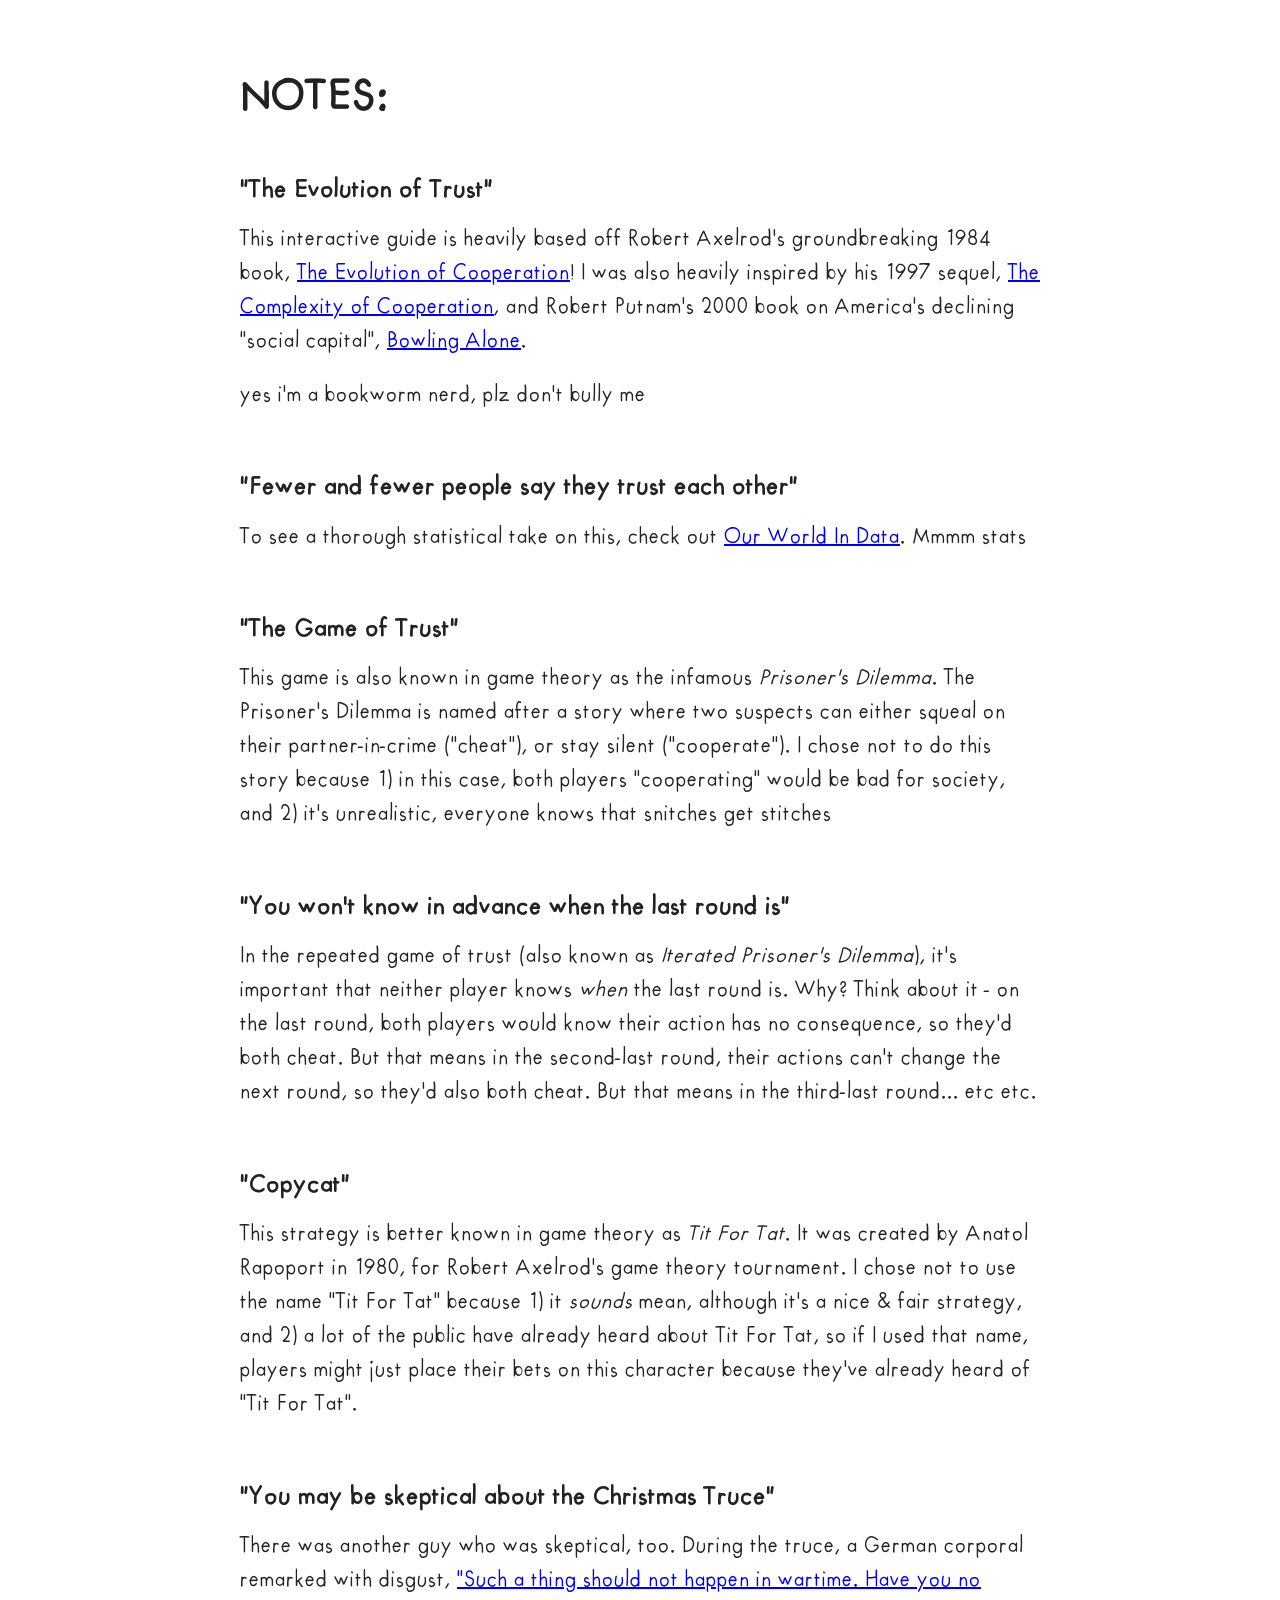
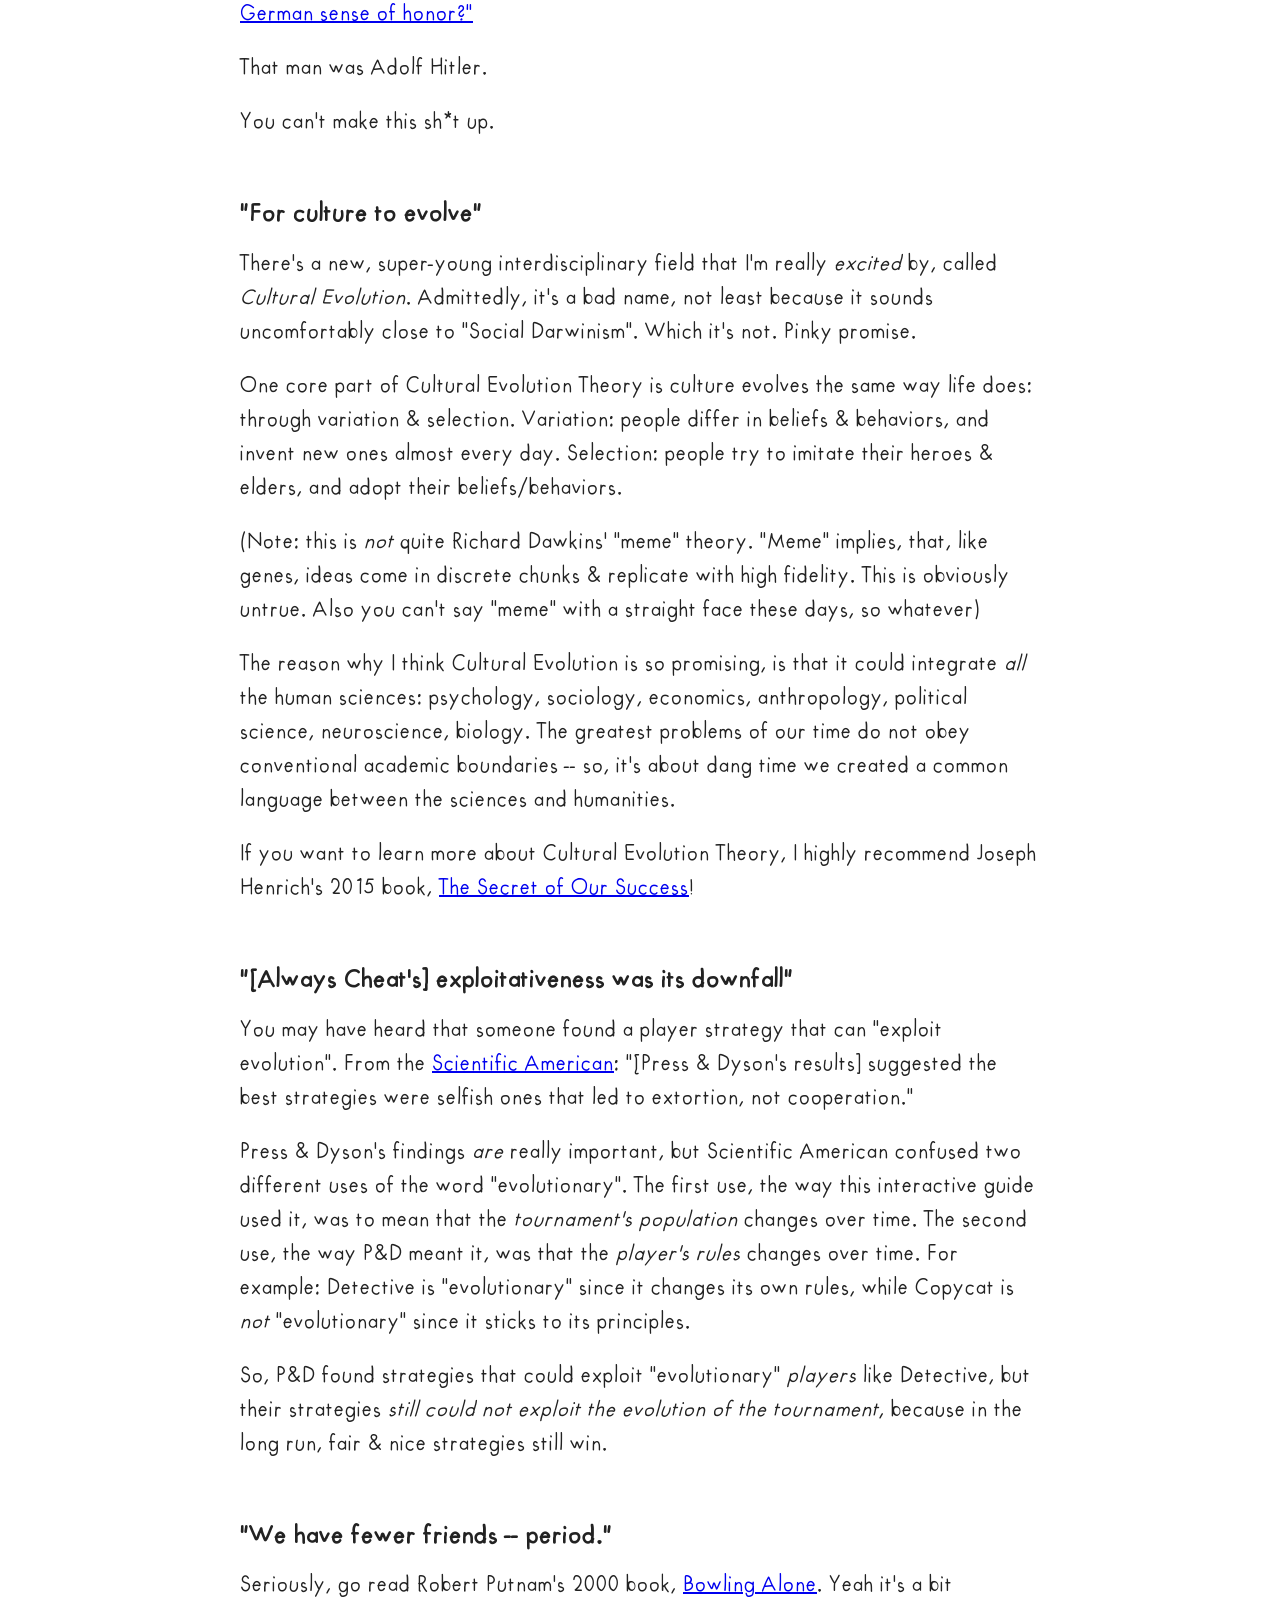
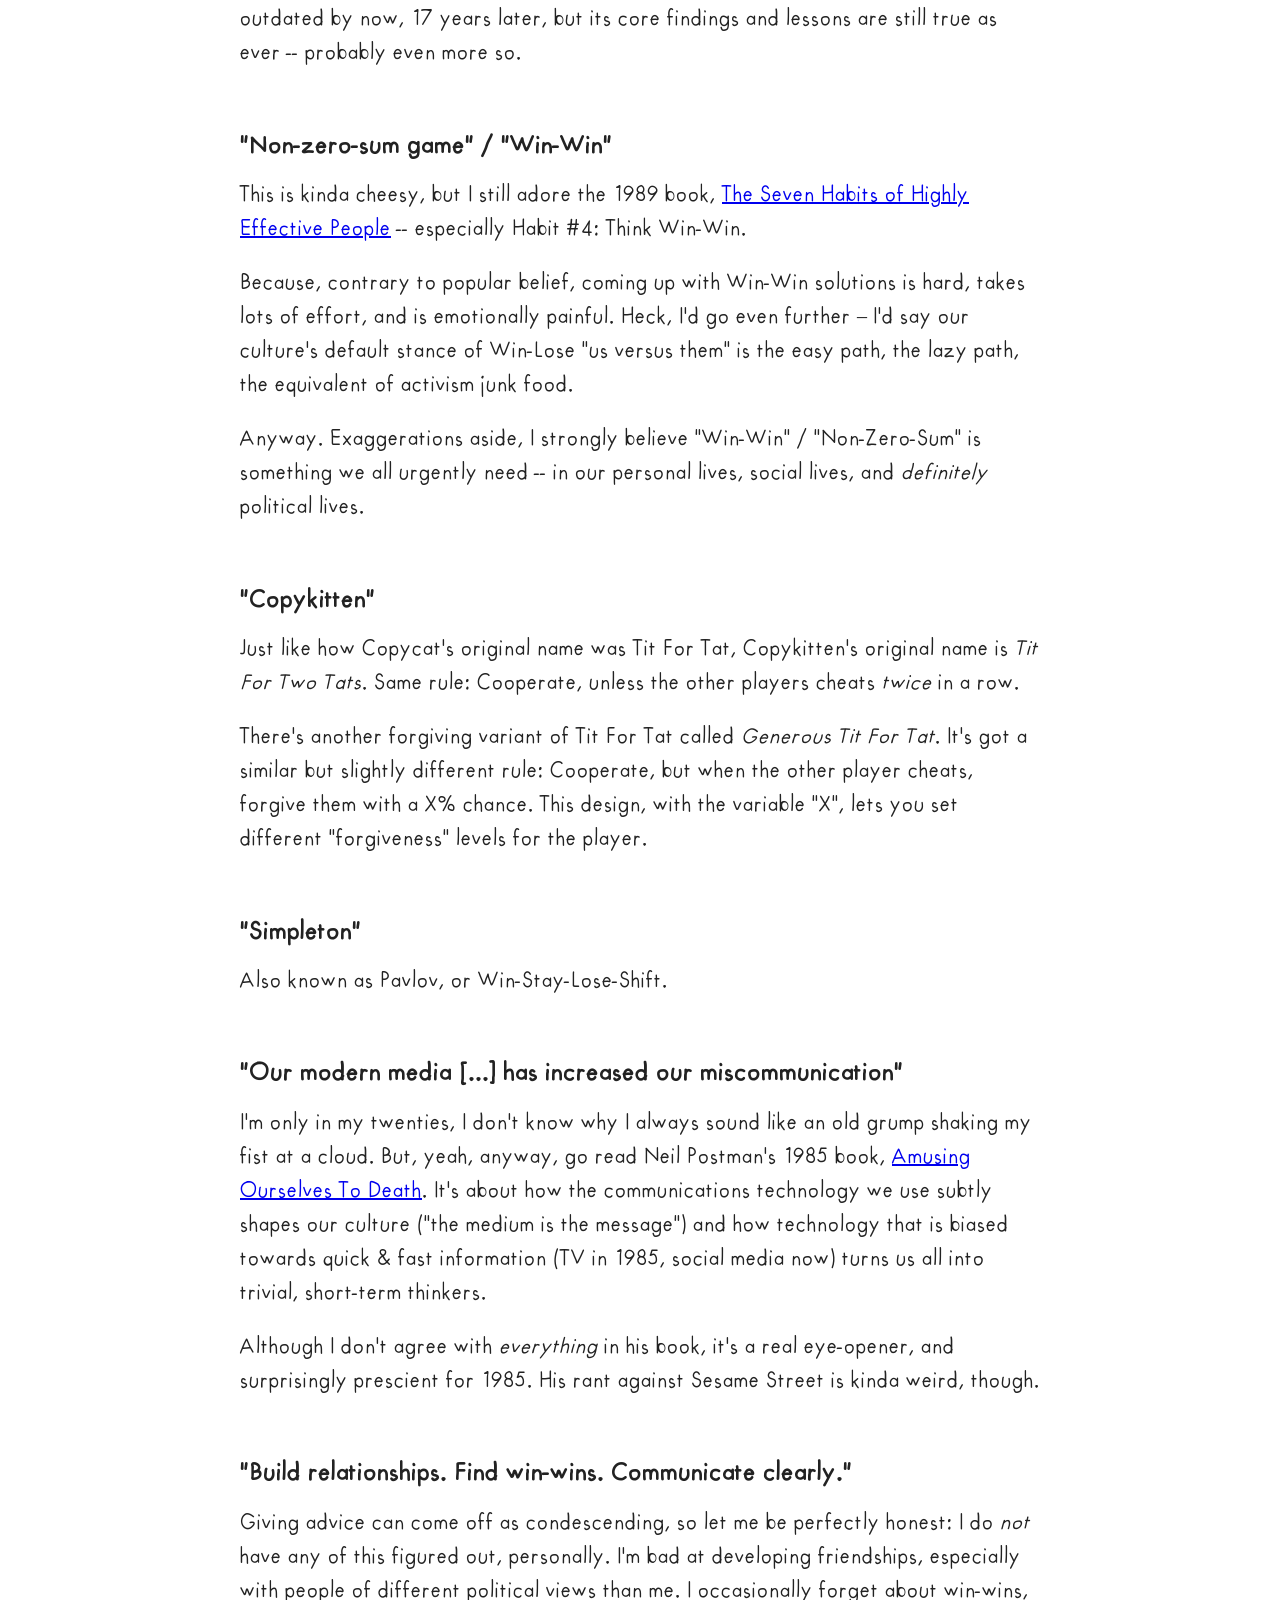
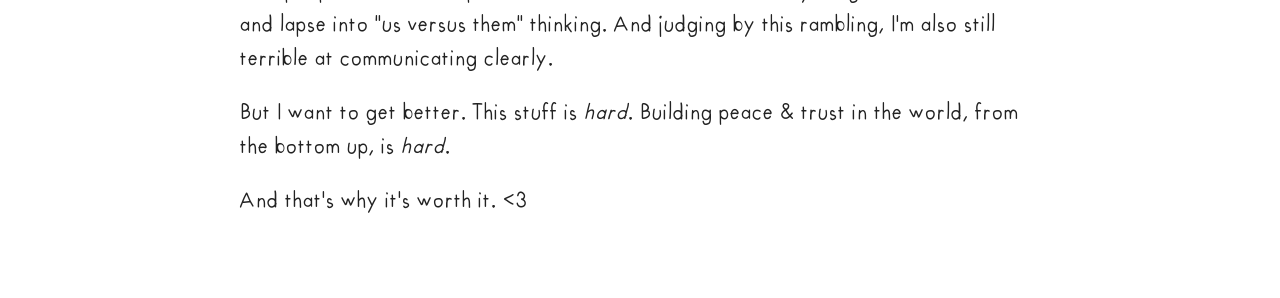
<file: notes/index.html>
<!--

THIS FILE HAS ABOUT 1,100 WORDS TO TRANSLATE

These are just the footnotes though.
So, it's optional to translate these!

-->

<!DOCTYPE html>
<html>

<head>

	<!-- TRANSLATE: "title" -->
	<meta charset="utf-8">
	<title>The Evolution of Trust: Feetnotes</title>
	<link rel="icon" type="image/png" href="favicon.png">
	<link rel="stylesheet" href="notes.css">

</head>

<body>
<div id="notes">

<h1>NOTES:</h1>

<h3>"The Evolution of Trust"</h3>

<p>This interactive guide is heavily based off Robert Axelrod's groundbreaking 1984 book, <a href="https://www.amazon.com/Evolution-Cooperation-Revised-Robert-Axelrod/dp/0465005640">The Evolution of Cooperation</a>! I was also heavily inspired by his 1997 sequel, <a href="http://press.princeton.edu/titles/6144.html">The Complexity of Cooperation</a>, and Robert Putnam's 2000 book on America's declining "social capital", <a href="http://bowlingalone.com/">Bowling Alone</a>.</p>

<p>yes i'm a bookworm nerd, plz don't bully me</p>

<h3>"Fewer and fewer people say they trust each other"</h3>

<p>To see a thorough statistical take on this, check out <a href="https://ourworldindata.org/trust">Our World In Data</a>. Mmmm stats</p>

<h3>"The Game of Trust"</h3>

<p>This game is also known in game theory as the infamous <em>Prisoner's Dilemma</em>. The Prisoner's Dilemma is named after a story where two suspects can either squeal on their partner-in-crime ("cheat"), or stay silent ("cooperate"). I chose not to do this story because 1) in this case, both players "cooperating" would be bad for society, and 2) it's unrealistic, everyone knows that snitches get stitches</p>

<h3>"You won't know in advance when the last round is"</h3>

<p>In the repeated game of trust (also known as <em>Iterated Prisoner's Dilemma</em>), it's important that neither player knows <em>when</em> the last round is. Why? Think about it - on the last round, both players would know their action has no consequence, so they'd both cheat. But that means in the second-last round, their actions can't change the next round, so they'd also both cheat. But that means in the third-last round... etc etc.</p>

<h3>"Copycat"</h3>

<p>This strategy is better known in game theory as <em>Tit For Tat</em>. It was created by Anatol Rapoport in 1980, for Robert Axelrod's game theory tournament. I chose not to use the name "Tit For Tat" because 1) it <em>sounds</em> mean, although it's a nice &amp; fair strategy, and 2) a lot of the public have already heard about Tit For Tat, so if I used that name, players might just place their bets on this character because they've already heard of "Tit For Tat".</p>

<h3>"You may be skeptical about the Christmas Truce"</h3>

<p>There was another guy who was skeptical, too. During the truce, a German corporal remarked with disgust, <a href="http://time.com/3643889/christmas-truce-1914/">"Such a thing should not happen in wartime. Have you no German sense of honor?"</a></p>

<p>That man was Adolf Hitler.</p>

<p>You can't make this sh*t up.</p>

<h3>"For culture to evolve"</h3>

<p>There's a new, super-young interdisciplinary field that I'm really <em>excited</em> by, called <em>Cultural Evolution</em>. Admittedly, it's a bad name, not least because it sounds uncomfortably close to "Social Darwinism". Which it's not. Pinky promise.</p>

<p>One core part of Cultural Evolution Theory is culture evolves the same way life does: through variation &amp; selection. Variation: people differ in beliefs &amp; behaviors, and invent new ones almost every day. Selection: people try to imitate their heroes &amp; elders, and adopt their beliefs/behaviors.</p>

<p>(Note: this is <em>not</em> quite Richard Dawkins' "meme" theory. "Meme" implies, that, like genes, ideas come in discrete chunks &amp; replicate with high fidelity. This is obviously untrue. Also you can't say "meme" with a straight face these days, so whatever)</p>

<p>The reason why I think Cultural Evolution is so promising, is that it could integrate <em>all</em> the human sciences: psychology, sociology, economics, anthropology, political science, neuroscience, biology. The greatest problems of our time do not obey conventional academic boundaries -- so, it's about dang time we created a common language between the sciences and humanities.</p>

<p>If you want to learn more about Cultural Evolution Theory, I highly recommend Joseph Henrich's 2015 book, <a href="http://press.princeton.edu/titles/10543.html">The Secret of Our Success</a>!</p>

<h3>"[Always Cheat's] exploitativeness was its downfall"</h3>

<p>You may have heard that someone found a player strategy that can "exploit evolution". From the <a href="https://www.scientificamerican.com/article/game-theory-calls-cooperation-into-question1/">Scientific American</a>: "[Press &amp; Dyson's results] suggested the best strategies were selfish ones that led to extortion, not cooperation."</p>

<p>Press &amp; Dyson's findings <em>are</em> really important, but Scientific American confused two different uses of the word "evolutionary". The first use, the way this interactive guide used it, was to mean that the <em>tournament's population</em> changes over time. The second use, the way P&amp;D meant it, was that the <em>player's rules</em> changes over time. For example: Detective is "evolutionary" since it changes its own rules, while Copycat is <em>not</em> "evolutionary" since it sticks to its principles.</p>

<p>So, P&amp;D found strategies that could exploit "evolutionary" <em>players</em> like Detective, but their strategies <em>still could not exploit the evolution of the tournament</em>, because in the long run, fair &amp; nice strategies still win. </p>

<h3>"We have fewer friends -- period."</h3>

<p>Seriously, go read Robert Putnam's 2000 book, <a href="http://bowlingalone.com/">Bowling Alone</a>. Yeah it's a bit outdated by now, 17 years later, but its core findings and lessons are still true as ever -- probably even more so.</p>

<h3>"Non-zero-sum game" / "Win-Win"</h3>

<p>This is kinda cheesy, but I still adore the 1989 book, <a href="https://www.amazon.com/Habits-Highly-Effective-People-Powerful/dp/0743269519">The Seven Habits of Highly Effective People</a> -- especially Habit #4: Think Win-Win.</p>

<p>Because, contrary to popular belief, coming up with Win-Win solutions is hard, takes lots of effort, and is emotionally painful. Heck, I'd go even further – I'd say our culture's default stance of Win-Lose "us versus them" is the easy path, the lazy path, the equivalent of activism junk food.</p>

<p>Anyway. Exaggerations aside, I strongly believe "Win-Win" / "Non-Zero-Sum" is something we all urgently need -- in our personal lives, social lives, and <em>definitely</em> political lives.</p>

<h3>"Copykitten"</h3>

<p>Just like how Copycat's original name was Tit For Tat, Copykitten's original name is <em>Tit For Two Tats</em>. Same rule: Cooperate, unless the other players cheats <em>twice</em> in a row.</p>

<p>There's another forgiving variant of Tit For Tat called <em>Generous Tit For Tat</em>. It's got a similar but slightly different rule: Cooperate, but when the other player cheats, forgive them with a X% chance. This design, with the variable "X", lets you set different "forgiveness" levels for the player.</p>

<h3>"Simpleton"</h3>

<p>Also known as Pavlov, or Win-Stay-Lose-Shift.</p>

<h3>"Our modern media [...] has increased our miscommunication"</h3>

<p>I'm only in my twenties, I don't know why I always sound like an old grump shaking my fist at a cloud. But, yeah, anyway, go read Neil Postman's 1985 book, <a href="https://www.amazon.com/Amusing-Ourselves-Death-Discourse-Business/dp/014303653X">Amusing Ourselves To Death</a>. It's about how the communications technology we use subtly shapes our culture ("the medium is the message") and how technology that is biased towards quick &amp; fast information (TV in 1985, social media now) turns us all into trivial, short-term thinkers.</p>

<p>Although I don't agree with <em>everything</em> in his book, it's a real eye-opener, and surprisingly prescient for 1985. His rant against Sesame Street is kinda weird, though.</p>

<h3>"Build relationships. Find win-wins. Communicate clearly."</h3>

<p>Giving advice can come off as condescending, so let me be perfectly honest: I do <em>not</em> have any of this figured out, personally. I'm bad at developing friendships, especially with people of different political views than me. I occasionally forget about win-wins, and lapse into "us versus them" thinking. And judging by this rambling, I'm also still terrible at communicating clearly.</p>

<p>But I want to get better. This stuff is <em>hard</em>. Building peace &amp; trust in the world, from the bottom up, is <em>hard</em>.</p>

<p>And that's why it's worth it. &lt;3</p>


</div>
</body>

</html>
</file>
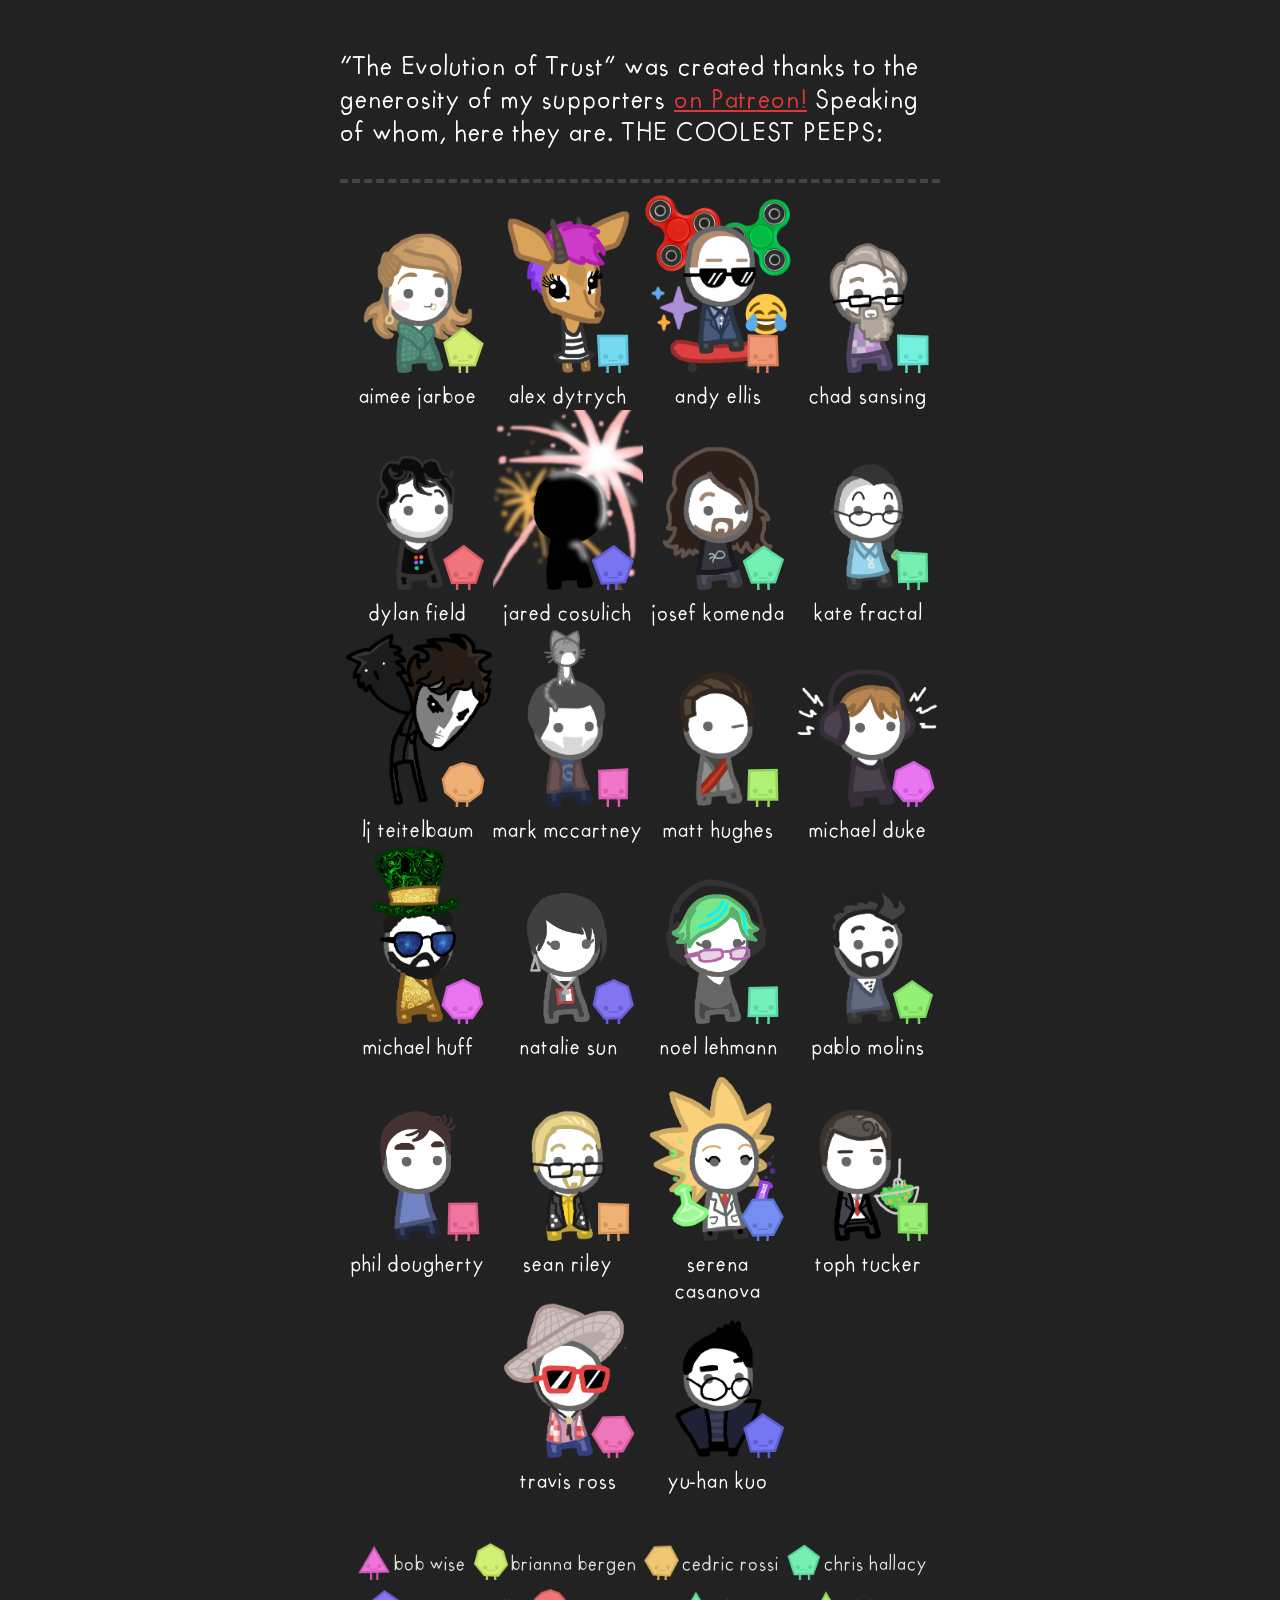
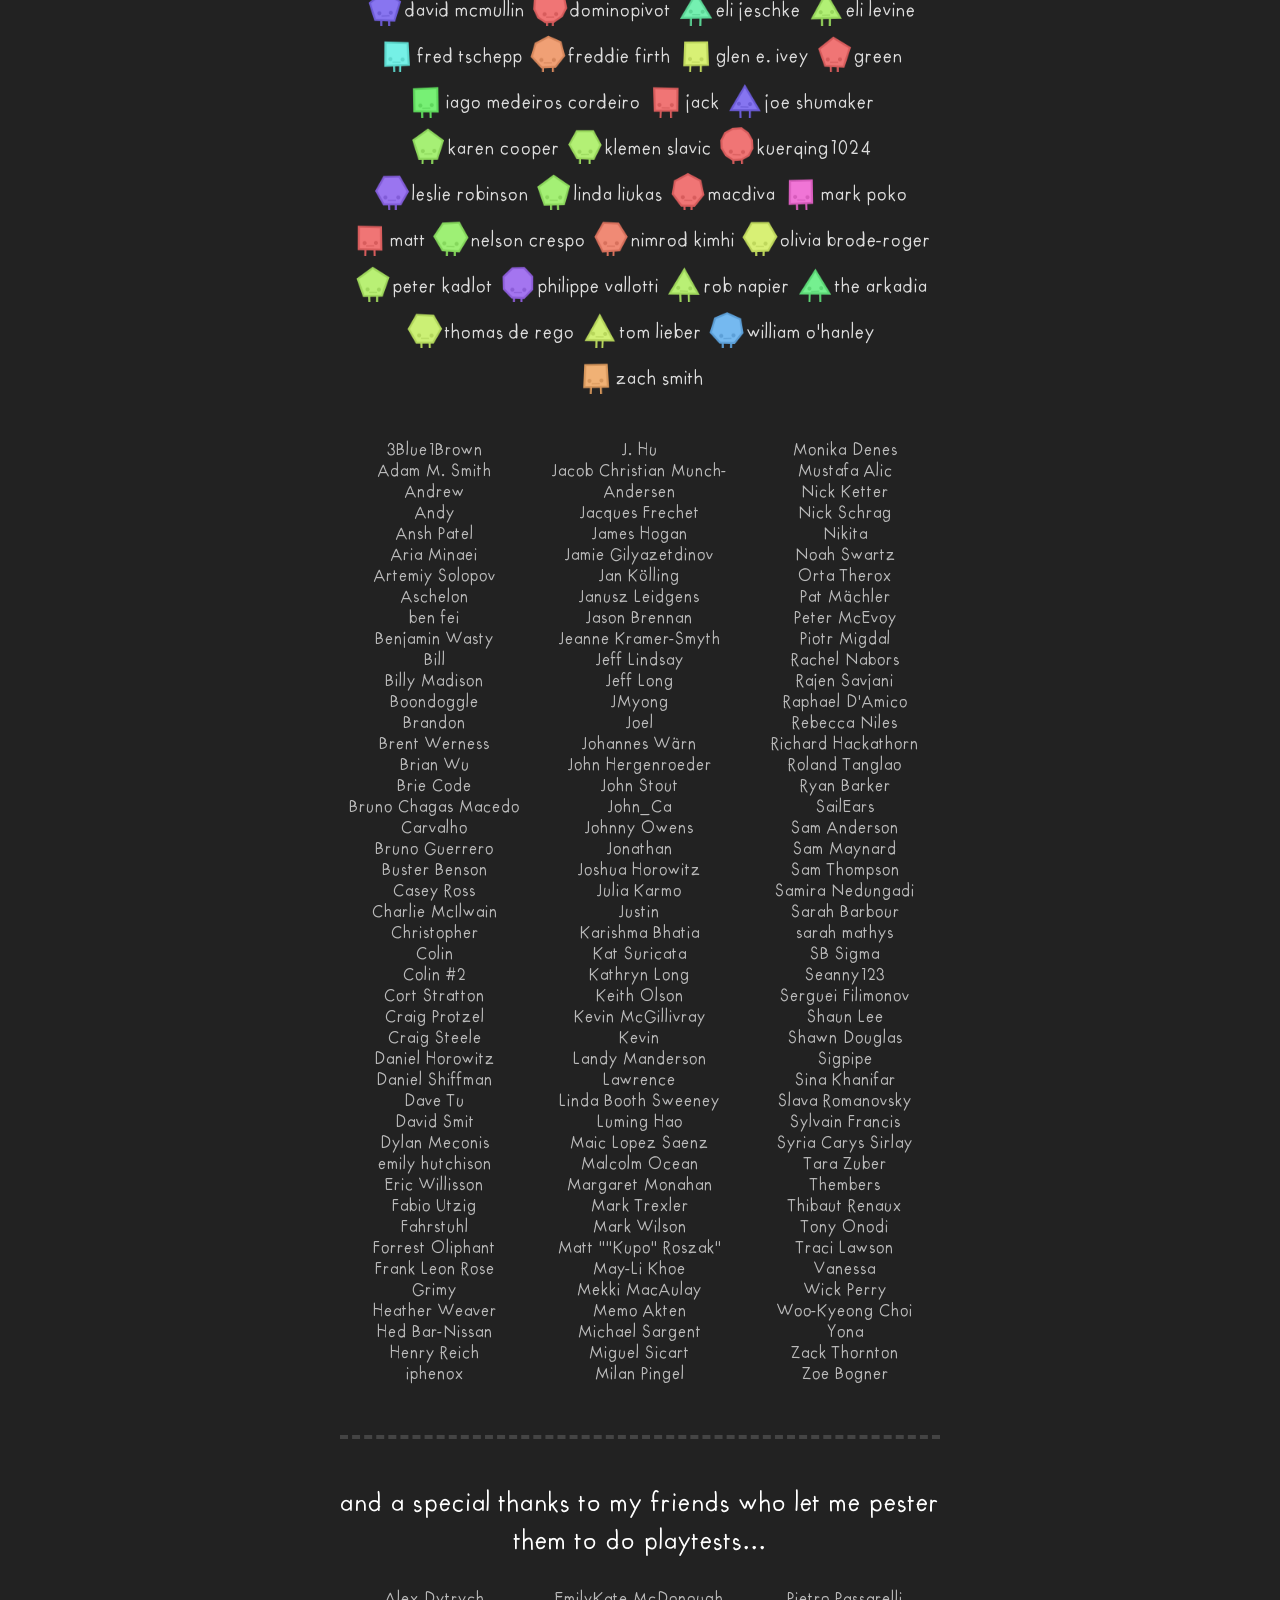
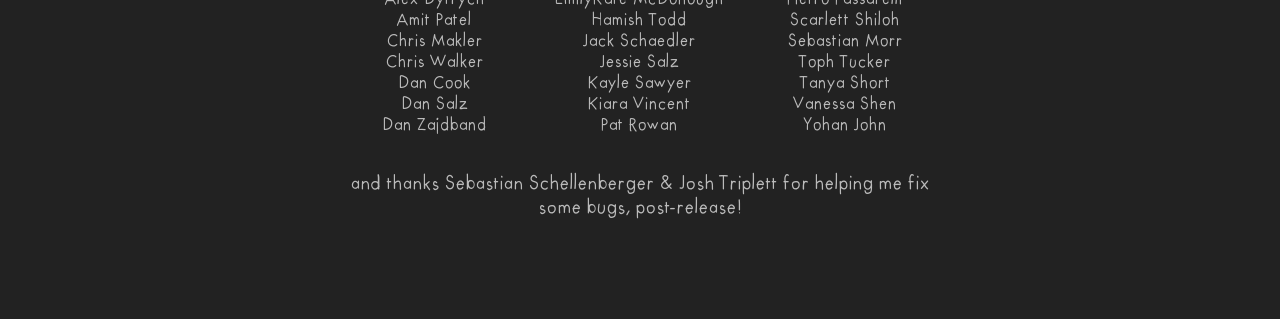
<file: peeps/index.html>
<!doctype html>
<html>
<head>

    <!-- META -->
	<title>The Evolution of Trust: Supporters!</title>
    <meta content="text/html;charset=utf-8" http-equiv="Content-Type">
	<meta content="utf-8" http-equiv="encoding">
	<meta charset="utf-8">
	<link rel="icon" type="image/png" href="favicon.png">

	<!-- Styles -->
	<link href="peeps.css" rel="stylesheet"/>

</head>
<body>
	<div id="credits">

		<!-- Created by Nicky Case, & patreon link -->
		<div class="credit_intro">
			<p>
			“The Evolution of Trust” was created thanks to the generosity
			of my supporters <a target="_blank" href="https://www.patreon.com/ncase">on Patreon!</a>
			Speaking of whom, here they are. THE COOLEST PEEPS:
			</p>
		</div>

		<hr>

		<!-- peep patreons -->
		<div class="credits_peeps">
			<div>
				<img src="peep/aimee.png"/>
				<img src="polygon/aimee-j.png"/>
				<span>Aimee Jarboe</span>
			</div>
			<div>
				<img src="peep/alex-d.png"/>
				<img src="polygon/alex-d.png"/>
				<span>Alex Dytrych</span>
			</div>
			<div>
				<img src="peep/andy.png"/>
				<img src="polygon/andy-e.png"/>
				<span>Andy Ellis</span>
			</div>
			<div>
				<img src="peep/chad.png"/>
				<img src="polygon/chad-s.png"/>
				<span>Chad Sansing</span>
			</div>
			<div>
				<img src="peep/dylan-f.png"/>
				<img src="polygon/dylan-f.png"/>
				<span>Dylan Field</span>
			</div>
			<div>
				<img src="peep/jared-c.png"/>
				<img src="polygon/jared-c.png"/>
				<span>Jared Cosulich</span>
			</div>
			<div>
				<img src="peep/josef.png"/>
				<img src="polygon/josef-k.png"/>
				<span>Josef Komenda</span>
			</div>
			<div>
				<img src="peep/kate.png"/>
				<img src="polygon/kate-f.png"/>
				<span>Kate Fractal</span>
			</div>
			<div>
				<img src="peep/ljt.png"/>
				<img src="polygon/ljt.png"/>
				<span>LJ Teitelbaum</span>
			</div>
			<div>
				<img src="peep/mark.png"/>
				<img src="polygon/mark-m.png"/>
				<span>Mark McCartney</span>
			</div>
			<div>
				<img src="peep/matt.png"/>
				<img src="polygon/matt-h.png"/>
				<span>Matt Hughes</span>
			</div>
			<div>
				<img src="peep/michael_duke.png"/>
				<img src="polygon/michael-d.png"/>
				<span>Michael Duke</span>
			</div>
			<div>
				<img src="peep/michael_huff.png"/>
				<img src="polygon/michael-h.png"/>
				<span>Michael Huff</span>
			</div>
			<div>
				<img src="peep/natalie.png"/>
				<img src="polygon/natalie-s.png"/>
				<span>Natalie Sun</span>
			</div>
			<div>
				<img src="peep/noel.png"/>
				<img src="polygon/noel-l.png"/>
				<span>Noel Lehmann</span>
			</div>
			<div>
				<img src="peep/pablo.png"/>
				<img src="polygon/pablo-m.png"/>
				<span>Pablo Molins</span>
			</div>
			<div>
				<img src="peep/phil.png"/>
				<img src="polygon/phil-d.png"/>
				<span>Phil Dougherty</span>
			</div>
			<div>
				<img src="peep/sean-r.png"/>
				<img src="polygon/sean-r.png"/>
				<span>Sean Riley</span>
			</div>
			<div>
				<img src="peep/serena.png"/>
				<img src="polygon/serena-c.png"/>
				<span>Serena Casanova</span>
			</div>
			<div>
				<img src="peep/toph-t.png"/>
				<img src="polygon/toph-t.png"/>
				<span>Toph Tucker</span>
			</div>
			<div>
				<img src="peep/travis.png"/>
				<img src="polygon/travis-r.png"/>
				<span>Travis Ross</span>
			</div>
			<div>
				<img src="peep/yu-han.png"/>
				<img src="polygon/yuhan-k.png"/>
				<span>Yu-Han Kuo</span>
			</div>
		</div>

		<!-- polygon patreons -->
		<div class="credits_polygons">
			<div><img src="polygon/bob-w.png"/><span>Bob Wise</span></div>
			<div><img src="polygon/brianna-b.png"/><span>Brianna Bergen</span></div>
			<div><img src="polygon/cedric-r.png"/><span>Cedric Rossi</span></div>
			<div><img src="polygon/chris-h.png"/><span>Chris Hallacy</span></div>
			<div><img src="polygon/david-m.png"/><span>David McMullin</span></div>
			<div><img src="polygon/dominopivot.png"/><span>DominoPivot</span></div>
			<div><img src="polygon/eli-j.png"/><span>Eli Jeschke</span></div>
			<div><img src="polygon/eli-l.png"/><span>Eli Levine</span></div>
			<div><img src="polygon/fred-t.png"/><span>Fred Tschepp</span></div>
			<div><img src="polygon/freddie-f.png"/><span>Freddie Firth</span></div>
			<div><img src="polygon/glen-i.png"/><span>Glen E. Ivey</span></div>
			<div><img src="polygon/green.png"/><span>Green</span></div>
			<div><img src="polygon/iago-c.png"/><span>Iago Medeiros Cordeiro</span></div>
			<div><img src="polygon/jack.png"/><span>Jack</span></div>
			<div><img src="polygon/joe-s.png"/><span>Joe Shumaker</span></div>
			<div><img src="polygon/karen-c.png"/><span>Karen Cooper</span></div>
			<div><img src="polygon/klemen-s.png"/><span>Klemen Slavic</span></div>
			<div><img src="polygon/kuerqing1024.png"/><span>kuerqing1024</span></div>
			<div><img src="polygon/leslie-r.png"/><span>Leslie Robinson</span></div>
			<div><img src="polygon/linda-l.png"/><span>Linda Liukas</span></div>
			<div><img src="polygon/macdiva.png"/><span>MacDiva</span></div>
			<div><img src="polygon/mark-p.png"/><span>Mark Poko</span></div>
			<div><img src="polygon/matt.png"/><span>Matt</span></div>
			<div><img src="polygon/nelson-c.png"/><span>Nelson Crespo</span></div>
			<div><img src="polygon/nimrod-k.png"/><span>Nimrod Kimhi</span></div>
			<div><img src="polygon/olivia-b.png"/><span>Olivia Brode-Roger</span></div>
			<div><img src="polygon/peter-k.png"/><span>Peter Kadlot</span></div>
			<div><img src="polygon/philippe-v.png"/><span>Philippe Vallotti</span></div>
			<div><img src="polygon/rob-n.png"/><span>Rob Napier</span></div>
			<div><img src="polygon/the-a.png"/><span>The Arkadia</span></div>
			<div><img src="polygon/thomas-r.png"/><span>Thomas de Rego</span></div>
			<div><img src="polygon/tom-l.png"/><span>Tom Lieber</span></div>
			<div><img src="polygon/william-o.png"/><span>William O'Hanley</span></div>
			<div><img src="polygon/zach-s.png"/><span>Zach Smith</span></div>
		</div>
		
		<!-- name patreons -->
		<div class="credits_names">
			3Blue1Brown <br>
			Adam M. Smith<br>
			Andrew <br>
			Andy <br>
			Ansh Patel<br>
			Aria Minaei<br>
			Artemiy Solopov<br>
			Aschelon <br>
			ben fei<br>
			Benjamin Wasty<br>
			Bill <br>
			Billy Madison<br>
			Boondoggle <br>
			Brandon <br>
			Brent Werness<br>
			Brian Wu<br>
			Brie Code<br>
			Bruno Chagas Macedo Carvalho<br>
			Bruno Guerrero<br>
			Buster Benson<br>
			Casey Ross<br>
			Charlie McIlwain<br>
			Christopher <br>
			Colin <br>
			Colin #2<br>
			Cort Stratton<br>
			Craig Protzel<br>
			Craig Steele<br>
			Daniel Horowitz<br>
			Daniel Shiffman<br>
			Dave Tu<br>
			David Smit<br>
			Dylan Meconis<br>
			emily hutchison<br>
			Eric Willisson<br>
			Fabio Utzig<br>
			Fahrstuhl <br>
			Forrest Oliphant<br>
			Frank Leon Rose<br>
			Grimy <br>
			Heather Weaver<br>
			Hed Bar-Nissan<br>
			Henry Reich<br>
			iphenox <br>
			J. Hu<br>
			Jacob Christian Munch-Andersen<br>
			Jacques Frechet<br>
			James Hogan<br>
			Jamie Gilyazetdinov<br>
			Jan Kölling<br>
			Janusz Leidgens<br>
			Jason Brennan<br>
			Jeanne Kramer-Smyth<br>
			Jeff Lindsay<br>
			Jeff Long<br>
			JMyong <br>
			Joel <br>
			Johannes Wärn<br>
			John Hergenroeder<br>
			John Stout<br>
			John_Ca <br>
			Johnny Owens<br>
			Jonathan <br>
			Joshua Horowitz<br>
			Julia Karmo<br>
			Justin <br>
			Karishma Bhatia<br>
			Kat Suricata<br>
			Kathryn Long<br>
			Keith Olson<br>
			Kevin McGillivray<br>
			Kevin <br>
			Landy Manderson<br>
			Lawrence <br>
			Linda Booth Sweeney<br>
			Luming Hao<br>
			Maic Lopez Saenz<br>
			Malcolm Ocean<br>
			Margaret Monahan<br>
			Mark Trexler<br>
			Mark Wilson<br>
			Matt ""Kupo" Roszak"<br>
			May-Li Khoe<br>
			Mekki MacAulay<br>
			Memo Akten<br>
			Michael Sargent<br>
			Miguel Sicart<br>
			Milan Pingel<br>
			Monika Denes<br>
			Mustafa Alic<br>
			Nick Ketter<br>
			Nick Schrag<br>
			Nikita <br>
			Noah Swartz<br>
			Orta Therox<br>
			Pat Mächler<br>
			Peter McEvoy<br>
			Piotr Migdal<br>
			Rachel Nabors<br>
			Rajen Savjani<br>
			Raphael D'Amico<br>
			Rebecca Niles<br>
			Richard Hackathorn<br>
			Roland Tanglao<br>
			Ryan Barker<br>
			SailEars <br>
			Sam Anderson<br>
			Sam Maynard<br>
			Sam Thompson<br>
			Samira Nedungadi<br>
			Sarah Barbour<br>
			sarah mathys<br>
			SB Sigma<br>
			Seanny123 <br>
			Serguei Filimonov<br>
			Shaun Lee<br>
			Shawn Douglas<br>
			Sigpipe <br>
			Sina Khanifar<br>
			Slava Romanovsky<br>
			Sylvain Francis<br>
			Syria Carys Sirlay<br>
			Tara Zuber<br>
			Thembers <br>
			Thibaut Renaux<br>
			Tony Onodi<br>
			Traci Lawson<br>
			Vanessa <br>
			Wick Perry<br>
			Woo-Kyeong Choi<br>
			Yona <br>
			Zack Thornton<br>
			Zoe Bogner
		</div>

		<hr>

		<!-- Playtesters -->
		<div>
			<p style="text-align:center; font-size:25px; line-height:1.5em; margin-top:45px;">
				and a special thanks to my friends who let me pester them to do playtests...
			</p>
			<div class="credits_names">
				Alex Dytrych<br>
				Amit Patel<br>
				Chris Makler<br>
				Chris Walker<br>
				Dan Cook<br>
				Dan Salz<br>
				Dan Zajdband<br>
				EmilyKate McDonough<br>
				Hamish Todd<br>
				Jack Schaedler<br>
				Jessie Salz<br>
				Kayle Sawyer<br>
				Kiara Vincent<br>
				Pat Rowan<br>
				Pietro Passarelli<br>
				Scarlett Shiloh<br>
				Sebastian Morr<br>
				Toph Tucker<br>
				Tanya Short<br>
				Vanessa Shen<br>
				Yohan John
			</div>
			<div style="text-align: center; color: #bbb; font-size: 18px; margin-top: 15px; margin-bottom: 100px;">
				and thanks Sebastian Schellenberger &amp; Josh Triplett
				for helping me fix some bugs, post-release!
			</div>
		</div>

	</div>
</body>
</html>
</file>
<file: notes/notes.css>
@font-face{
	font-family: 'FuturaHandwritten';
	font-style: normal;
	src: url('../css/FuturaHandwritten.ttf') format('truetype');
}

body{
	background: #fff;
	font-family: "FuturaHandwritten";
	font-size: 20px;
	color: #222;
	margin: 0;
}

/* fake bold */
b, strong{
	font-weight: normal;
	text-shadow:1px 0 0 currentColor;
}

#notes{
	width: 800px;
	margin: 80px auto;
	line-height: 1.7em;
}

h3{
	margin-top: 2.5em;
	margin-bottom: -0.2em;
}
</file>
<file: peeps/peeps.css>
@font-face{
	font-family: 'FuturaHandwritten';
	font-style: normal;
	src: url('../css/FuturaHandwritten.ttf') format('truetype');
}

body{
	background: #222;
	font-family: "FuturaHandwritten";
	font-size: 22px;
	color: #222;
	margin: 0;
}

/********************************/
/********************************/

#credits{
	width: 600px;
	margin: 50px auto;
	font-weight: 100;
	color: #fff;
	font-size: 20px;
}

.credit_intro{
	font-size: 25px;
}
.credit_intro a{
	color: #dd3939;
}
.credit_intro a:hover{
	color: #ee6060;
}

#credits hr{
	border:none;
	border-bottom: 4px dashed #444;
	margin-top: 30px;
}

.credits_peeps{
	overflow: hidden;
	padding-bottom: 20px;
	text-align: center;
}
.credits_peeps > div{
	position: relative;
	width: 150px;
	height: 210px;
	text-align: center;
	display: inline-block;
	margin-right: -6px;
}
.credits_peeps > div > img:nth-child(1){
	position: absolute;
	left: 0;
	width: 150px;
	bottom: 30px;
}
.credits_peeps > div > img:nth-child(2){
	position: absolute;
	width: 50px;
	right: 5px;
	bottom: 30px;
}
.credits_peeps > div > span{
	display: block;
	position: absolute;
	bottom:0;
	width: 150px;
	height: 20px;
	text-transform: lowercase;
}

.credits_polygons{
	margin-top: 15px;
	overflow: hidden;
	color: #ddd;
	font-size: 18px;
	padding-bottom: 20px;
	text-align: center;
}
.credits_polygons > div{
	display: inline-block;
}
.credits_polygons > div > img{
	width: 40px;
	position: relative;
	top:10px;
}
.credits_polygons > div > span{
	text-transform: lowercase;
}

.credits_names{
	margin-top: 30px;
	overflow: hidden;
	color: #bbb;
	font-size: 16px;
	padding-bottom: 20px;
	text-align: center;
	-webkit-columns: 150px 3;
	   -moz-columns: 150px 3;
	        columns: 150px 3;
}
</file>
